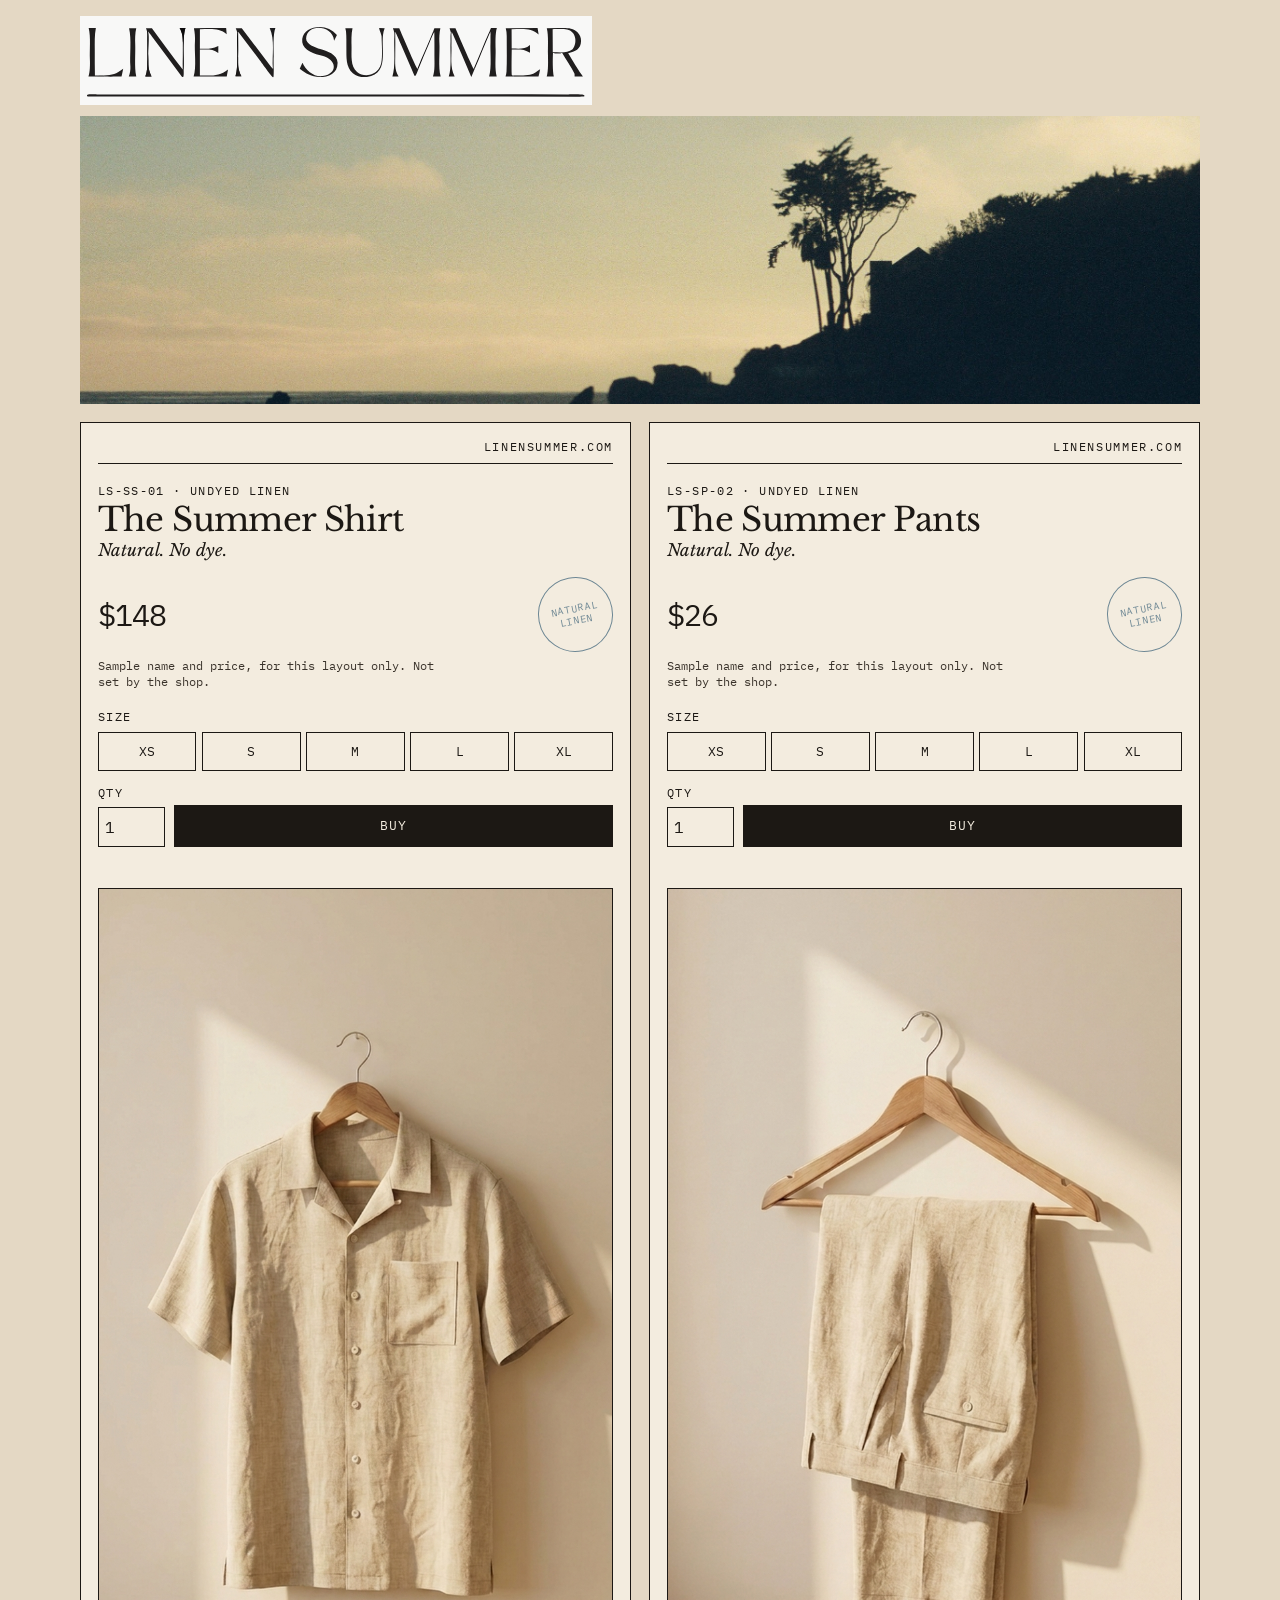
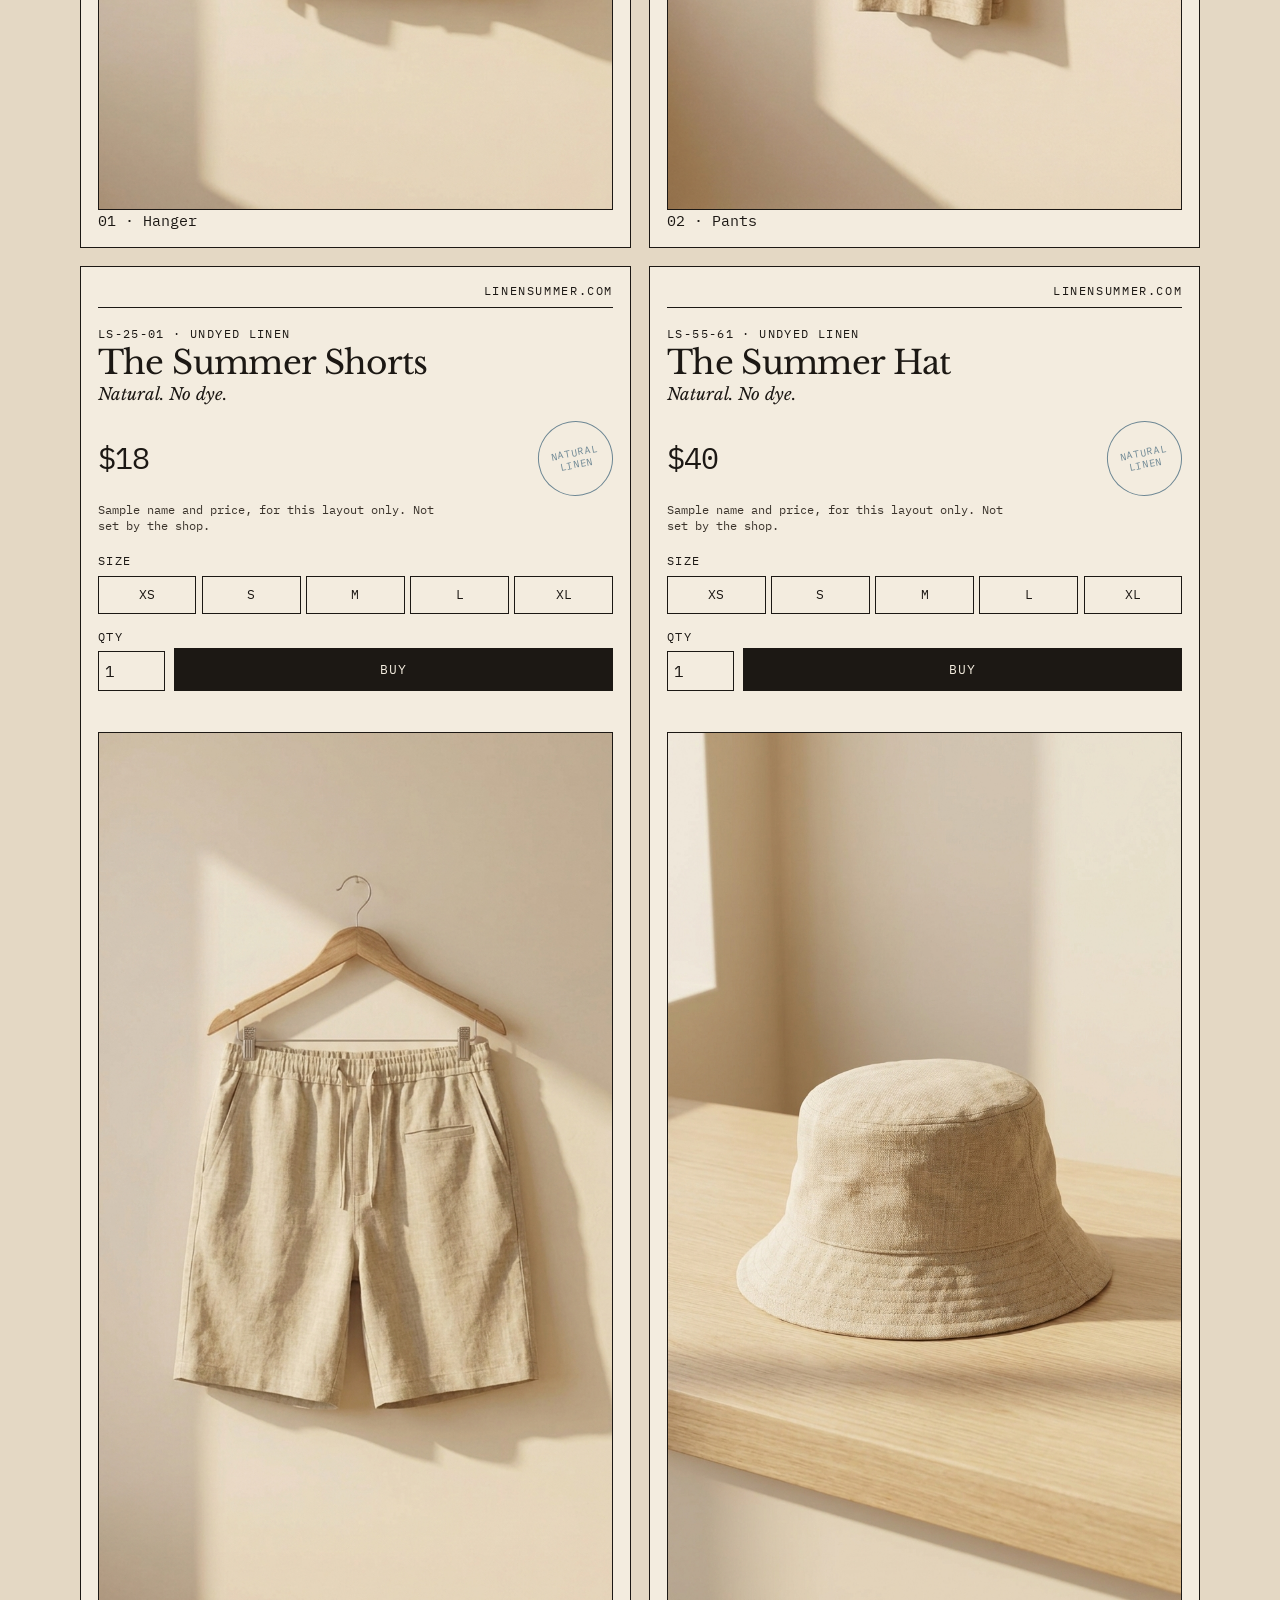
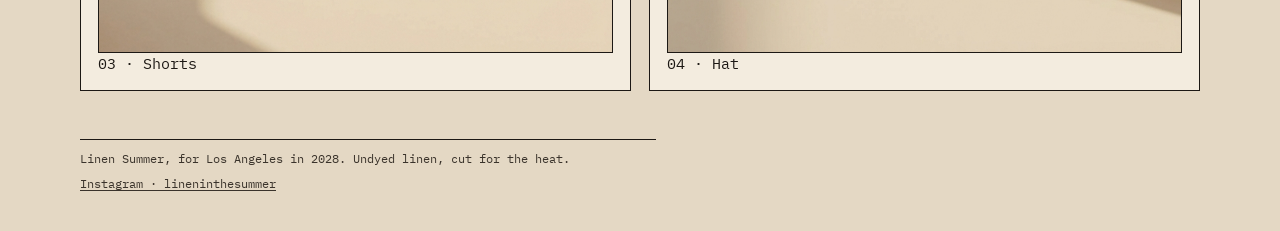
<file: index.html>
<!DOCTYPE html>
<html lang="en">
<head>
  <meta charset="utf-8">
  <meta name="viewport" content="width=device-width, initial-scale=1">
  <title>Linen Summer</title>
  <meta name="description" content="Order tickets for undyed linen: The Summer Shirt, pants, shorts, and hat. Sample prices. Payment is not live.">
  <meta property="og:title" content="Linen Summer">
  <meta property="og:description" content="Order tickets for undyed linen: The Summer Shirt, pants, shorts, and hat. Sample prices. Payment is not live.">
  <meta property="og:type" content="website">
  <meta property="og:url" content="https://linensummer.com/">
  <meta property="og:image" content="https://linensummer.com/images/og-shirt.jpg">
  <meta property="og:image:type" content="image/jpeg">
  <meta property="og:image:width" content="1200">
  <meta property="og:image:height" content="2150">
  <meta property="og:image:alt" content="Photograph of an undyed linen short-sleeve button shirt on a wooden hanger, natural color, with a chest pocket.">
  <meta name="twitter:card" content="summary_large_image">
  <meta name="twitter:title" content="Linen Summer">
  <meta name="twitter:description" content="Order tickets for undyed linen: The Summer Shirt, pants, shorts, and hat. Sample prices. Payment is not live.">
  <meta name="twitter:image" content="https://linensummer.com/images/og-shirt.jpg">
  <meta name="twitter:image:alt" content="Photograph of an undyed linen short-sleeve button shirt on a wooden hanger, natural color, with a chest pocket.">
  <link rel="stylesheet" href="styles.css">
</head>
<body class="shop">
  <header class="brand">
    <h1>
      <img src="images/linen-summer-logo.svg" width="1670" height="290" alt="Linen Summer">
    </h1>
  </header>
  <figure class="coast">
    <img src="images/coast.jpg" width="2400" height="1591" alt="A quiet coast at the end of the day.">
  </figure>
  <main class="rack">
    <article class="ticket" id="summer-shirt">
      <header class="mast">
        <span>linensummer.com</span>
      </header>
      <p class="sku">LS-SS-01 · Undyed linen</p>
      <h2>The Summer Shirt</h2>
      <p class="colorline">Natural. No dye.</p>
      <div class="price-row">
        <p class="price">$148</p>
        <p class="stamp">Natural<br>linen</p>
      </div>
      <p class="sample">Sample name and price, for this layout only. Not set by the shop.</p>
      <form class="order-form" action="checkout.html" data-id="the-summer-shirt" data-name="The Summer Shirt" data-color="Natural" data-cloth="Undyed linen" data-price="148">
        <fieldset>
          <legend>Size</legend>
          <div class="sizes">
            <label><input type="radio" name="size" value="XS"><span>XS</span></label>
            <label><input type="radio" name="size" value="S"><span>S</span></label>
            <label><input type="radio" name="size" value="M"><span>M</span></label>
            <label><input type="radio" name="size" value="L"><span>L</span></label>
            <label><input type="radio" name="size" value="XL"><span>XL</span></label>
          </div>
        </fieldset>
        <div class="buyrow">
          <label class="qty" for="qty-shirt">Qty
            <input id="qty-shirt" name="qty" type="number" min="1" max="6" value="1" inputmode="numeric">
          </label>
          <button type="submit">Buy</button>
        </div>
        <p class="form-note" role="status"></p>
      </form>
      <figure>
        <img src="images/summer-shirt.png" width="768" height="1376" alt="Photograph of an undyed linen short-sleeve button shirt on a wooden hanger, natural color, with a chest pocket.">
        <figcaption>01 · Hanger</figcaption>
      </figure>
    </article>

    <article class="ticket" id="summer-pants">
      <header class="mast">
        <span>linensummer.com</span>
      </header>
      <p class="sku">LS-SP-02 · Undyed linen</p>
      <h2>The Summer Pants</h2>
      <p class="colorline">Natural. No dye.</p>
      <div class="price-row">
        <p class="price">$26</p>
        <p class="stamp">Natural<br>linen</p>
      </div>
      <p class="sample">Sample name and price, for this layout only. Not set by the shop.</p>
      <form class="order-form" action="checkout.html" data-id="the-summer-pants" data-name="The Summer Pants" data-color="Natural" data-cloth="Undyed linen" data-price="26">
        <fieldset>
          <legend>Size</legend>
          <div class="sizes">
            <label><input type="radio" name="size" value="XS"><span>XS</span></label>
            <label><input type="radio" name="size" value="S"><span>S</span></label>
            <label><input type="radio" name="size" value="M"><span>M</span></label>
            <label><input type="radio" name="size" value="L"><span>L</span></label>
            <label><input type="radio" name="size" value="XL"><span>XL</span></label>
          </div>
        </fieldset>
        <div class="buyrow">
          <label class="qty" for="qty-pants">Qty
            <input id="qty-pants" name="qty" type="number" min="1" max="6" value="1" inputmode="numeric">
          </label>
          <button type="submit">Buy</button>
        </div>
        <p class="form-note" role="status"></p>
      </form>
      <figure>
        <img src="images/summer-pants.png" width="768" height="1376" alt="Photograph of undyed linen pants folded over a wooden hanger.">
        <figcaption>02 · Pants</figcaption>
      </figure>
    </article>

    <article class="ticket" id="summer-shorts">
      <header class="mast">
        <span>linensummer.com</span>
      </header>
      <p class="sku">LS-25-01 · Undyed linen</p>
      <h2>The Summer Shorts</h2>
      <p class="colorline">Natural. No dye.</p>
      <div class="price-row">
        <p class="price">$18</p>
        <p class="stamp">Natural<br>linen</p>
      </div>
      <p class="sample">Sample name and price, for this layout only. Not set by the shop.</p>
      <form class="order-form" action="checkout.html" data-id="the-summer-shorts" data-name="The Summer Shorts" data-color="Natural" data-cloth="Undyed linen" data-price="18">
        <fieldset>
          <legend>Size</legend>
          <div class="sizes">
            <label><input type="radio" name="size" value="XS"><span>XS</span></label>
            <label><input type="radio" name="size" value="S"><span>S</span></label>
            <label><input type="radio" name="size" value="M"><span>M</span></label>
            <label><input type="radio" name="size" value="L"><span>L</span></label>
            <label><input type="radio" name="size" value="XL"><span>XL</span></label>
          </div>
        </fieldset>
        <div class="buyrow">
          <label class="qty" for="qty-shorts">Qty
            <input id="qty-shorts" name="qty" type="number" min="1" max="6" value="1" inputmode="numeric">
          </label>
          <button type="submit">Buy</button>
        </div>
        <p class="form-note" role="status"></p>
      </form>
      <figure>
        <img src="images/summer-shorts.png" width="768" height="1376" alt="Photograph of undyed linen shorts on a wooden hanger, with an elastic waist, drawstring, side pockets, and one back pocket.">
        <figcaption>03 · Shorts</figcaption>
      </figure>
    </article>

    <article class="ticket" id="summer-hat">
      <header class="mast">
        <span>linensummer.com</span>
      </header>
      <p class="sku">LS-55-61 · Undyed linen</p>
      <h2>The Summer Hat</h2>
      <p class="colorline">Natural. No dye.</p>
      <div class="price-row">
        <p class="price">$40</p>
        <p class="stamp">Natural<br>linen</p>
      </div>
      <p class="sample">Sample name and price, for this layout only. Not set by the shop.</p>
      <form class="order-form" action="checkout.html" data-id="the-summer-hat" data-name="The Summer Hat" data-color="Natural" data-cloth="Undyed linen" data-price="40">
        <fieldset>
          <legend>Size</legend>
          <div class="sizes">
            <label><input type="radio" name="size" value="XS"><span>XS</span></label>
            <label><input type="radio" name="size" value="S"><span>S</span></label>
            <label><input type="radio" name="size" value="M"><span>M</span></label>
            <label><input type="radio" name="size" value="L"><span>L</span></label>
            <label><input type="radio" name="size" value="XL"><span>XL</span></label>
          </div>
        </fieldset>
        <div class="buyrow">
          <label class="qty" for="qty-hat">Qty
            <input id="qty-hat" name="qty" type="number" min="1" max="6" value="1" inputmode="numeric">
          </label>
          <button type="submit">Buy</button>
        </div>
        <p class="form-note" role="status"></p>
      </form>
      <figure>
        <img src="images/summer-hat.png" width="768" height="1376" alt="Photograph of an undyed linen bucket hat sitting on a light wood surface.">
        <figcaption>04 · Hat</figcaption>
      </figure>
    </article>

    <footer class="footnote">
      <p>Linen Summer, for Los Angeles in 2028. Undyed linen, cut for the heat.</p>
      <p><a href="https://instagram.com/lineninthesummer">Instagram · lineninthesummer</a></p>
    </footer>
  </main>
  <noscript>
    <p class="sample" style="padding:1rem;">The ticket needs JavaScript to store an order on this device. Nothing here takes payment.</p>
  </noscript>
  <script src="shop.js"></script>
</body>
</html>
</file>
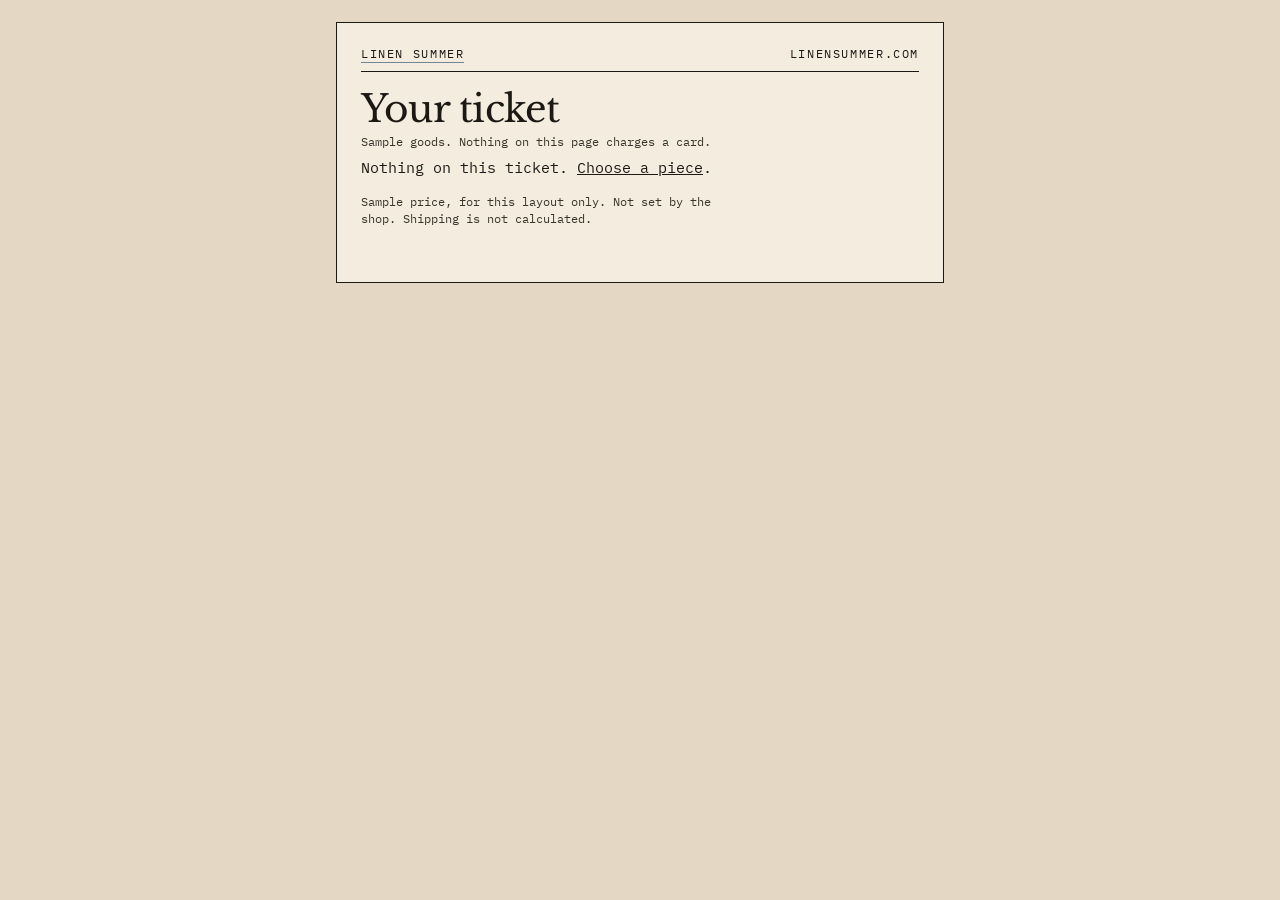
<file: checkout.html>
<!DOCTYPE html>
<html lang="en">
<head>
  <meta charset="utf-8">
  <meta name="viewport" content="width=device-width, initial-scale=1">
  <title>Your ticket — Linen Summer</title>
  <meta name="description" content="Order ticket for Linen Summer. Saved on this device. Payment is not live.">
  <link rel="stylesheet" href="styles.css">
</head>
<body>
  <div class="sheet">
    <header class="mast">
      <a href="index.html">Linen Summer</a>
      <span>linensummer.com</span>
    </header>

    <h1>Your ticket</h1>
    <p class="sample">Sample goods. Nothing on this page charges a card.</p>

    <p id="empty" class="empty" hidden>Nothing on this ticket. <a href="index.html">Choose a piece</a>.</p>
    <ul id="lines" class="lines"></ul>
    <p id="total" class="total" hidden></p>
    <p class="sample">Sample price, for this layout only. Not set by the shop. Shipping is not calculated.</p>
    <p class="actions"><button type="button" class="quiet" id="clear-ticket" hidden>Clear ticket</button></p>

    <form id="pay-form" class="stack" hidden>
      <label for="name">Name</label>
      <input id="name" name="name" type="text" autocomplete="name" required>

      <label for="email">Email</label>
      <input id="email" name="email" type="email" autocomplete="email" required>

      <label for="city">Shipping city</label>
      <input id="city" name="city" type="text" autocomplete="address-level2" required>

      <button type="submit">Save this order on this device — payment is not live yet</button>
    </form>

    <section id="saved" class="saved" hidden aria-live="polite"></section>
  </div>
  <div id="summary" hidden></div>
  <noscript><p class="sample">The ticket needs JavaScript to store an order on this device. Nothing here takes payment.</p></noscript>
  <script src="shop.js"></script>
</body>
</html>
</file>
<file: styles.css>
@font-face {
  font-family: "Libre Baskerville";
  font-style: normal;
  font-weight: 400;
  font-display: swap;
  src: url("fonts/libre-baskerville-400.ttf") format("truetype");
}

@font-face {
  font-family: "Libre Baskerville";
  font-style: italic;
  font-weight: 400;
  font-display: swap;
  src: url("fonts/libre-baskerville-400i.ttf") format("truetype");
}

@font-face {
  font-family: "IBM Plex Mono";
  font-style: normal;
  font-weight: 400;
  font-display: swap;
  src: url("fonts/ibm-plex-mono-400.ttf") format("truetype");
}

@font-face {
  font-family: "IBM Plex Mono";
  font-style: normal;
  font-weight: 500;
  font-display: swap;
  src: url("fonts/ibm-plex-mono-500.ttf") format("truetype");
}

:root {
  --paper: #f3ecdf;
  --desk: #e4d8c4;
  --ink: #1c1814;
  --ink-soft: #3a332b;
  --stamp: #6d8794;
  --line: #1c1814;
}

* { box-sizing: border-box; }

[hidden] { display: none !important; }

html { scroll-behavior: smooth; }

img {
  max-width: 100%;
  height: auto;
}

a { color: inherit; }

body {
  margin: 0;
  background: var(--paper);
  color: var(--ink);
  font-family: "IBM Plex Mono", "Courier New", monospace;
  font-size: 15px;
  line-height: 1.45;
  font-weight: 400;
}

button,
input {
  font-family: inherit;
  color: inherit;
}

.sheet {
  width: min(100%, 38rem);
  margin: 0 auto;
  padding: 1.1rem 1.15rem 2.4rem;
  background: var(--paper);
}

body.shop { background: var(--desk); }

.visually-hidden {
  position: absolute;
  width: 1px;
  height: 1px;
  padding: 0;
  margin: -1px;
  overflow: hidden;
  clip: rect(0, 0, 0, 0);
  white-space: nowrap;
  border: 0;
}

.brand {
  width: min(100%, 72rem);
  margin: 1rem auto 0;
  padding-inline: 1rem;
}

.brand h1 {
  margin: 0;
  line-height: 0;
}

.brand img {
  display: block;
  width: min(100%, 32rem);
  max-width: 100%;
  height: auto;
}

.coast {
  width: min(100%, 72rem);
  margin: 0.7rem auto 0;
  padding-inline: 1rem;
}

.coast img {
  display: block;
  width: 100%;
  max-width: 100%;
  height: clamp(6.25rem, 32vw, 9.5rem);
  object-fit: cover;
  object-position: center;
}

.rack {
  width: min(100%, 72rem);
  margin: 0 auto;
  padding: 0.85rem 1rem 2.4rem;
  display: grid;
  grid-template-columns: minmax(0, 1fr);
  gap: 1rem;
}

.ticket {
  min-width: 0;
  background: var(--paper);
  border: 1px solid var(--line);
  padding: 1rem 1.05rem 0.95rem;
}

.ticket h2 {
  margin: 0.2rem 0 0.15rem;
  font-family: "Libre Baskerville", "Palatino Linotype", Palatino, serif;
  font-weight: 400;
  font-size: 2.05rem;
  line-height: 1.05;
  letter-spacing: -0.02em;
}

.rack .footnote {
  grid-column: 1 / -1;
  max-width: 36rem;
}

.mast {
  display: flex;
  justify-content: space-between;
  gap: 1rem;
  margin: 0 0 1.15rem;
  padding-bottom: 0.45rem;
  border-bottom: 1px solid var(--line);
  font-size: 0.72rem;
  letter-spacing: 0.14em;
  text-transform: uppercase;
}

.ticket .mast {
  justify-content: flex-end;
}

.mast a {
  color: inherit;
  text-decoration: none;
  border-bottom: 1px solid var(--stamp);
}

.sku {
  margin: 0;
  font-size: 0.72rem;
  letter-spacing: 0.12em;
  text-transform: uppercase;
}

h1 {
  margin: 0.2rem 0 0.15rem;
  font-family: "Libre Baskerville", "Palatino Linotype", Palatino, serif;
  font-weight: 400;
  font-size: 2.35rem;
  line-height: 1.02;
  letter-spacing: -0.02em;
}

.colorline {
  margin: 0;
  font-family: "Libre Baskerville", Palatino, serif;
  font-style: italic;
  font-size: 1.05rem;
}

.price-row {
  display: flex;
  align-items: center;
  justify-content: space-between;
  gap: 1rem;
  margin-top: 0.85rem;
}

.price {
  margin: 0;
  font-size: 1.85rem;
  letter-spacing: -0.03em;
}

.stamp {
  width: 4.7rem;
  height: 4.7rem;
  margin: 0;
  border: 1.5px solid var(--stamp);
  border-radius: 50%;
  color: var(--stamp);
  display: grid;
  place-items: center;
  text-align: center;
  text-transform: uppercase;
  letter-spacing: 0.08em;
  font-size: 0.62rem;
  line-height: 1.15;
  transform: rotate(-11deg);
  flex: none;
}

.sample {
  margin: 0.35rem 0 0;
  max-width: 22rem;
  font-size: 0.75rem;
  line-height: 1.35;
  color: var(--ink-soft);
}

form { margin-top: 1.15rem; }

fieldset {
  margin: 0;
  padding: 0;
  border: 0;
}

legend {
  padding: 0;
  margin-bottom: 0.4rem;
  font-size: 0.72rem;
  letter-spacing: 0.12em;
  text-transform: uppercase;
}

.sizes {
  display: flex;
  flex-wrap: wrap;
  gap: 0.35rem;
}

.sizes label {
  position: relative;
  flex: 1 1 2.6rem;
  min-width: 0;
}

.sizes input {
  position: absolute;
  inset: 0;
  margin: 0;
  opacity: 0;
  cursor: pointer;
}

.sizes span {
  display: block;
  text-align: center;
  border: 1px solid var(--line);
  padding: 0.55rem 0;
  font-size: 0.82rem;
}

.sizes input:checked + span {
  background: var(--ink);
  color: var(--paper);
}

.sizes label:focus-within span {
  outline: 2px solid var(--stamp);
  outline-offset: 2px;
}

.buyrow {
  display: flex;
  align-items: flex-end;
  gap: 0.55rem;
  margin-top: 0.9rem;
}

.qty {
  display: flex;
  flex-direction: column;
  gap: 0.35rem;
  font-size: 0.72rem;
  letter-spacing: 0.12em;
  text-transform: uppercase;
}

.qty input {
  width: 4.2rem;
  border: 1px solid var(--line);
  background: transparent;
  border-radius: 0;
  padding: 0.55rem 0.4rem;
  font-size: 1rem;
  letter-spacing: 0;
  text-transform: none;
}

button,
.button {
  appearance: none;
  border: 1px solid var(--line);
  background: var(--ink);
  color: var(--paper);
  border-radius: 0;
  padding: 0.72rem 0.75rem;
  font-size: 0.82rem;
  letter-spacing: 0.08em;
  text-transform: uppercase;
  cursor: pointer;
  text-decoration: none;
  text-align: center;
}

.buyrow button { flex: 1; }

button:hover,
.button:hover { background: #000; }

button.quiet {
  background: transparent;
  color: var(--ink);
  border: 0;
  border-bottom: 1px solid var(--ink);
  padding: 0.15rem 0;
  letter-spacing: 0.06em;
}

.form-note {
  min-height: 1.2em;
  margin: 0.55rem 0 0;
  font-size: 0.78rem;
  color: var(--stamp);
}

.perf {
  border: 0;
  border-top: 1px dashed var(--ink);
  margin: 1.6rem 0 1.35rem;
  opacity: 0.55;
}

.gallery figure,
.ticket figure { margin: 1.1rem 0 0; }

.gallery img,
.ticket img,
.film video {
  display: block;
  width: 100%;
  height: auto;
  background: var(--paper);
  border: 1px solid var(--line);
}

.gallery figcaption,
.caption,
.standin {
  margin: 0.3rem 0 0;
  font-size: 0.72rem;
  letter-spacing: 0.08em;
  text-transform: uppercase;
}

.standin {
  text-transform: none;
  letter-spacing: 0;
  font-size: 0.75rem;
  color: var(--ink-soft);
}

.film { margin: 0; }

.film video { background: #cbb892; }

.caption {
  text-transform: none;
  letter-spacing: 0;
  font-size: 0.78rem;
  line-height: 1.4;
  max-width: 34rem;
}

.footnote {
  margin-top: 1.8rem;
  padding-top: 0.7rem;
  border-top: 1px solid var(--line);
}

.footnote p {
  margin: 0;
  font-size: 0.75rem;
  line-height: 1.4;
  color: var(--ink-soft);
}

.footnote p + p {
  margin-top: 0.55rem;
}

.footnote a {
  text-decoration: underline;
  text-underline-offset: 0.15em;
}

h2 {
  margin: 0 0 0.6rem;
  font-family: "Libre Baskerville", Palatino, serif;
  font-weight: 400;
  font-size: 1.55rem;
}

.lines {
  list-style: none;
  margin: 0;
  padding: 0;
}

.lines li {
  display: grid;
  grid-template-columns: 1fr auto;
  gap: 0.2rem 1rem;
  padding: 0.75rem 0;
  border-bottom: 1px solid var(--line);
}

.lines .what {
  margin: 0;
  font-family: "Libre Baskerville", Palatino, serif;
  font-size: 1.15rem;
}

.lines .meta,
.lines .amt {
  margin: 0;
  font-size: 0.78rem;
}

.lines .amt {
  text-align: right;
  font-size: 0.95rem;
}

.total {
  display: flex;
  justify-content: space-between;
  margin: 0.8rem 0 0.2rem;
  font-size: 1rem;
}

.stack label {
  display: block;
  margin: 0.95rem 0 0.2rem;
  font-size: 0.72rem;
  letter-spacing: 0.12em;
  text-transform: uppercase;
}

.stack input {
  display: block;
  width: 100%;
  border: 0;
  border-bottom: 1px solid var(--line);
  border-radius: 0;
  background: transparent;
  padding: 0.45rem 0;
  font-size: 1rem;
}

.stack button {
  display: block;
  width: 100%;
  margin-top: 1.15rem;
  line-height: 1.35;
  text-transform: none;
  letter-spacing: 0.01em;
  font-size: 0.86rem;
}

.empty {
  margin: 0.4rem 0 1rem;
}

.saved {
  margin-top: 1.5rem;
  padding-top: 0.9rem;
  border-top: 1px dashed var(--ink);
}

.saved h2 { font-size: 1.35rem; }

.saved p { margin: 0.35rem 0; }

.receipt {
  margin: 0.8rem 0 0;
  padding: 0;
}

.receipt div {
  display: grid;
  grid-template-columns: 7.5rem 1fr;
  gap: 0.35rem;
  padding: 0.28rem 0;
  font-size: 0.82rem;
}

.receipt dt {
  margin: 0;
  letter-spacing: 0.08em;
  text-transform: uppercase;
  font-size: 0.68rem;
  padding-top: 0.15rem;
}

.receipt dd { margin: 0; }

.actions {
  margin-top: 0.9rem;
}

:focus-visible {
  outline: 2px solid var(--stamp);
  outline-offset: 2px;
}

@media (min-width: 960px) {
  .coast img {
    height: auto;
    aspect-ratio: 12 / 5;
    max-height: 18rem;
  }

  .rack {
    grid-template-columns: minmax(0, 1fr) minmax(0, 1fr);
    gap: 1.15rem;
    padding-top: 1.15rem;
  }
}

@media (min-width: 720px) {
  body { background: var(--desk); }

  .sheet {
    margin: 1.4rem auto 2rem;
    border: 1px solid var(--line);
    padding: 1.4rem 1.5rem 2.5rem;
  }

}
</file>
